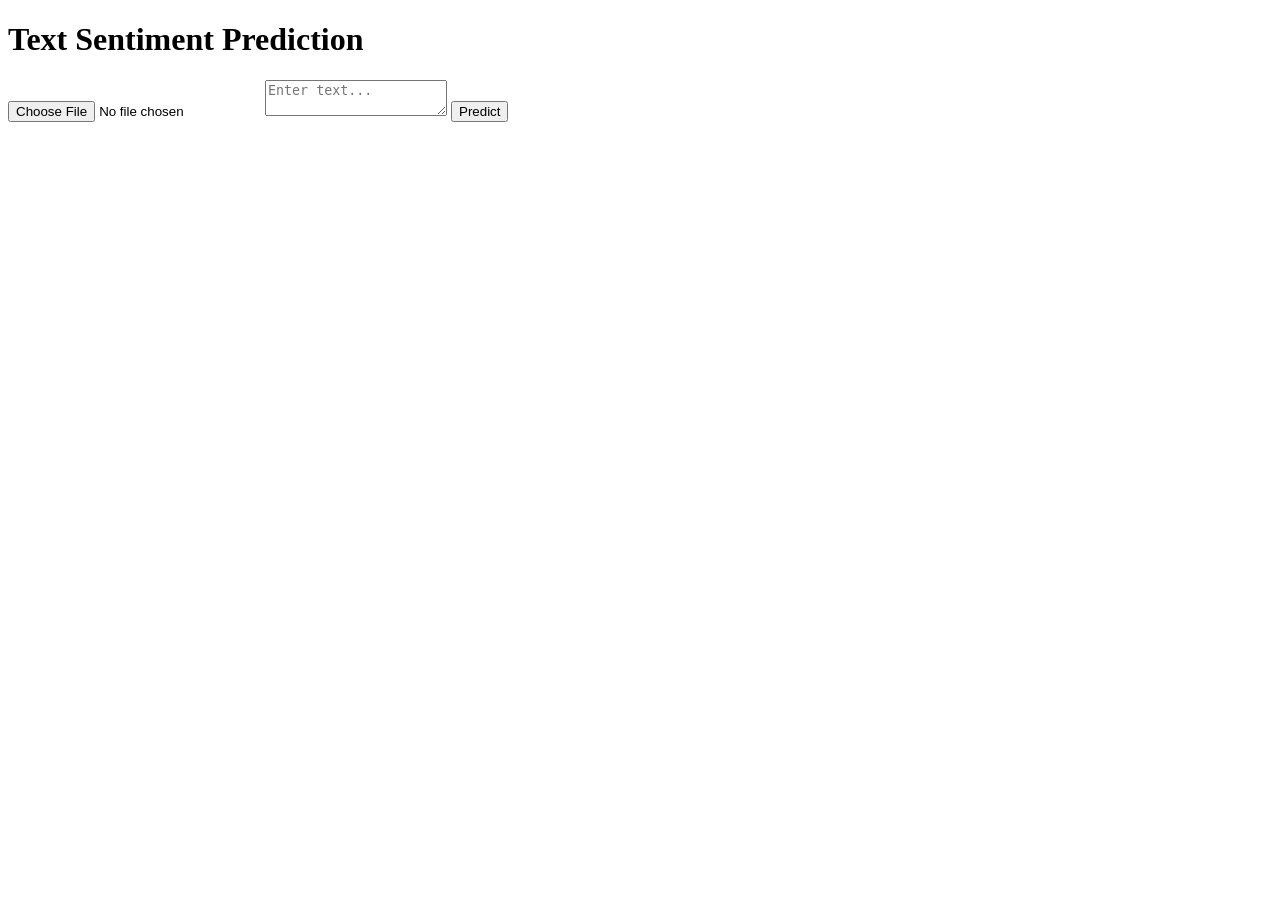
<file: NLP/Experiment 10/Sentiment-Analysis-main/templates/index.html>
<!DOCTYPE html>
<html lang="en">

<head>
    <meta charset="UTF-8">
    <meta http-equiv="X-UA-Compatible" content="IE=edge">
    <meta name="viewport" content="width=device-width, initial-scale=1.0">
    <title>Text Sentiment Predictor</title>
</head>

<body>
    <h1>Text Sentiment Prediction</h1>

    <form id="predictionForm">
        <input type="file" id="csvFileInput" accept=".csv">
        <textarea id="textInput" placeholder="Enter text..."></textarea>
        <button type="button" onclick="predict()">Predict</button>
        <button id="downloadBtn" style="display:none" onclick="downloadPredictions()">Download Predictions</button>
    </form>

    <div id="predictionResult"></div>
    <div id="graphContainer"></div>

    <script>
        function predict() {
            // Check if CSV file is present
            var csvFileInput = document.getElementById("csvFileInput");
            var textInput = document.getElementById("textInput");
            var predictionResult = document.getElementById("predictionResult");
            var graphContainer = document.getElementById("graphContainer");

            if (csvFileInput.files.length > 0) {
                // Upload CSV file
                var formData = new FormData();
                formData.append("file", csvFileInput.files[0]);

                fetch("http://localhost:5000/predict", {
                    method: "POST",
                    body: formData
                })
                    .then(response => {
                        if (response.headers.get('X-Graph-Exists') === 'true') {
                            console.log("Graph")
                            var graphData = response.headers.get('X-Graph-Data');
                            displayGraph(graphData);
                        }

                        return response.blob();
                    })
                    .then(blob => {
                        console.log("Blob:", blob);

                        document.getElementById("downloadBtn").style.display = "block";
                        document.getElementById("downloadBtn").onclick = function () {
                            console.log("Downloading...");
                            var url = URL.createObjectURL(blob);
                            console.log("URL:", url);

                            var a = document.createElement("a");
                            a.href = url;
                            a.download = "Predictions.csv";
                            document.body.appendChild(a);
                            a.click();
                            document.body.removeChild(a);
                        };
                    })
                    .catch(error => {
                        console.error("Error:", error);
                    });

            } else if (textInput.value.trim() !== "") {
                // Predict on single sentence
                fetch("http://localhost:5000/predict", {
                    method: "POST",
                    headers: {
                        "Content-Type": "application/json"
                    },
                    body: JSON.stringify({ "text": textInput.value.trim() })
                })
                    .then(response => response.json())
                    .then(data => {
                        console.log(data)
                        predictionResult.innerHTML = "Predicted sentiment: " + data.prediction;
                    });
            }
        }

        function downloadPredictions() {
            console.log("Download prediction")
        }

        function displayGraph(graphData) {
            var graphUrl = "data:image/png;base64," + graphData;
            var img = document.createElement('img');
            img.src = graphUrl;
            graphContainer.appendChild(img);
        }
    </script>

</body>

</html>
</file>
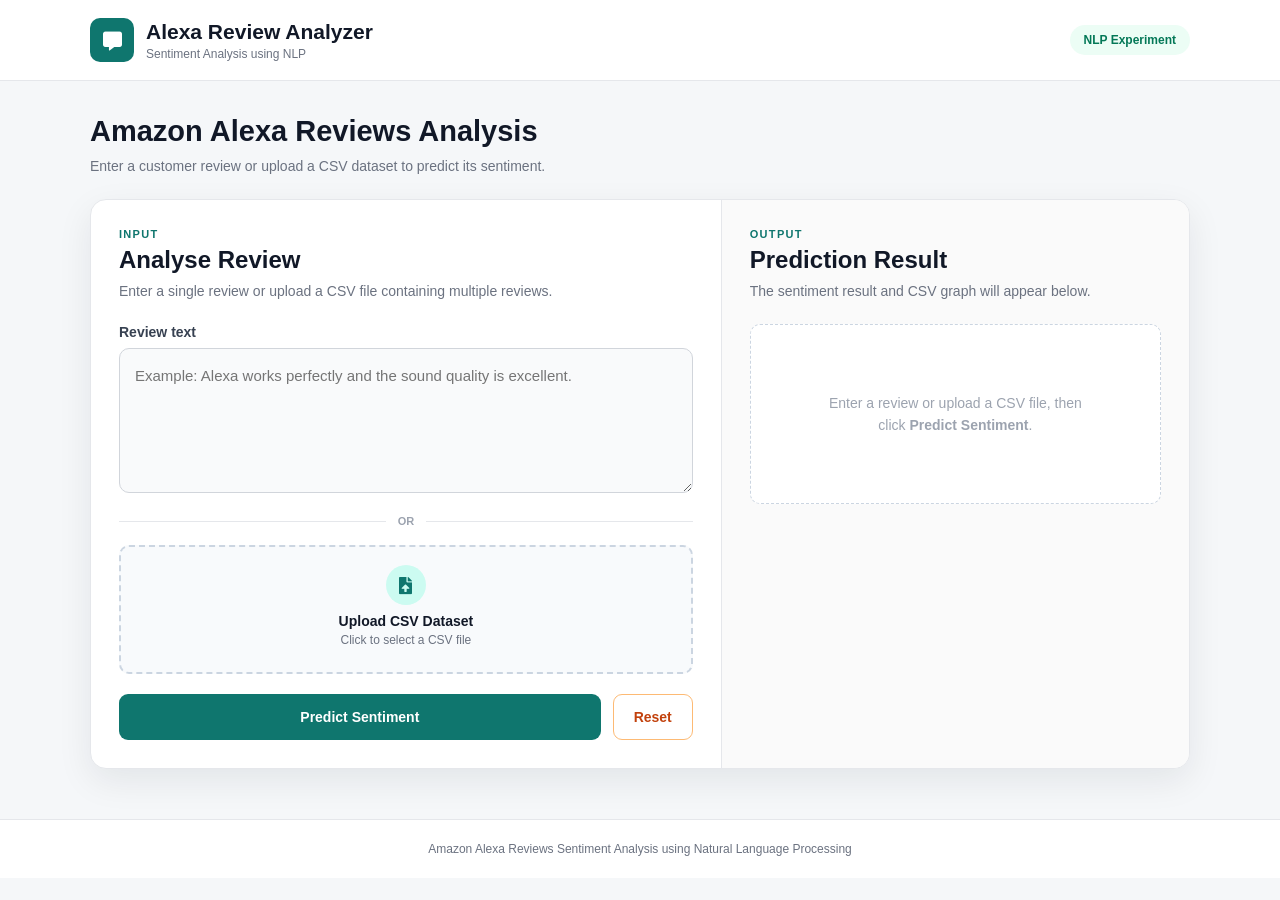
<file: NLP/Experiment 10/Sentiment-Analysis-main/templates/landing.html>
<!DOCTYPE html>
<html lang="en">

<head>
  <meta charset="UTF-8">
  <meta name="viewport" content="width=device-width, initial-scale=1.0">

  <title>Amazon Alexa Reviews Analysis</title>

  <link
    rel="stylesheet"
    href="https://cdnjs.cloudflare.com/ajax/libs/font-awesome/5.15.3/css/all.min.css"
  >

  <style>
    * {
      margin: 0;
      padding: 0;
      box-sizing: border-box;
    }

    body {
      min-height: 100vh;
      font-family: Arial, Helvetica, sans-serif;
      background: #f5f7f9;
      color: #1f2937;
    }

    button,
    input,
    textarea {
      font: inherit;
    }

    .header {
      padding: 18px 6%;
      background: #ffffff;
      border-bottom: 1px solid #e5e7eb;
    }

    .header-content {
      width: min(1100px, 100%);
      margin: auto;
      display: flex;
      align-items: center;
      justify-content: space-between;
      gap: 20px;
    }

    .brand {
      display: flex;
      align-items: center;
      gap: 12px;
    }

    .brand-icon {
      width: 44px;
      height: 44px;
      display: flex;
      align-items: center;
      justify-content: center;
      border-radius: 10px;
      background: #0f766e;
      color: white;
      font-size: 19px;
    }

    .brand h1 {
      font-size: 21px;
      font-weight: 800;
      color: #111827;
    }

    .brand p {
      margin-top: 3px;
      color: #6b7280;
      font-size: 12px;
    }

    .header-badge {
      padding: 8px 14px;
      border-radius: 999px;
      background: #ecfdf5;
      color: #047857;
      font-size: 12px;
      font-weight: 700;
    }

    .main-container {
      width: min(1100px, 92%);
      margin: 34px auto 50px;
    }

    .intro {
      margin-bottom: 22px;
    }

    .intro h2 {
      color: #111827;
      font-size: 29px;
    }

    .intro p {
      margin-top: 7px;
      color: #6b7280;
      font-size: 14px;
      line-height: 1.6;
    }

    .analysis-card {
      display: grid;
      grid-template-columns: 1.35fr 1fr;
      overflow: hidden;
      border: 1px solid #e5e7eb;
      border-radius: 16px;
      background: #ffffff;
      box-shadow: 0 12px 35px rgba(15, 23, 42, 0.08);
    }

    .input-panel,
    .output-panel {
      padding: 28px;
    }

    .input-panel {
      border-right: 1px solid #e5e7eb;
    }

    .output-panel {
      background: #fafafa;
    }

    .panel-label {
      margin-bottom: 6px;
      color: #0f766e;
      font-size: 11px;
      font-weight: 800;
      letter-spacing: 1.3px;
      text-transform: uppercase;
    }

    .panel-title {
      color: #111827;
      font-size: 24px;
    }

    .panel-description {
      margin-top: 7px;
      margin-bottom: 22px;
      color: #6b7280;
      font-size: 14px;
      line-height: 1.5;
    }

    .field-label {
      display: block;
      margin-bottom: 8px;
      color: #374151;
      font-size: 14px;
      font-weight: 700;
    }

    textarea {
      width: 100%;
      height: 145px;
      padding: 15px;
      resize: vertical;
      outline: none;
      border: 1px solid #d1d5db;
      border-radius: 10px;
      background: #f9fafb;
      color: #111827;
      font-size: 15px;
      line-height: 1.6;
    }

    textarea:focus {
      border-color: #0f766e;
      background: #ffffff;
      box-shadow: 0 0 0 3px rgba(15, 118, 110, 0.1);
    }

    .divider {
      display: flex;
      align-items: center;
      gap: 12px;
      margin: 18px 0;
      color: #9ca3af;
      font-size: 11px;
      font-weight: 700;
    }

    .divider::before,
    .divider::after {
      content: "";
      height: 1px;
      flex: 1;
      background: #e5e7eb;
    }

    .upload-box {
      position: relative;
      width: 100%;
      min-height: 115px;
      padding: 18px;
      display: flex;
      flex-direction: column;
      align-items: center;
      justify-content: center;
      overflow: hidden;
      border: 2px dashed #cbd5e1;
      border-radius: 10px;
      background: #f8fafc;
      text-align: center;
      cursor: pointer;
      transition: 0.2s ease;
    }

    .upload-box:hover {
      border-color: #0f766e;
      background: #f0fdfa;
    }

    .upload-box input {
      position: absolute;
      inset: 0;
      width: 100%;
      height: 100%;
      opacity: 0;
      cursor: pointer;
    }

    .upload-icon {
      width: 40px;
      height: 40px;
      margin-bottom: 8px;
      display: flex;
      align-items: center;
      justify-content: center;
      border-radius: 50%;
      background: #ccfbf1;
      color: #0f766e;
      font-size: 17px;
    }

    .upload-box strong {
      color: #111827;
      font-size: 14px;
    }

    .upload-box span {
      margin-top: 4px;
      color: #6b7280;
      font-size: 12px;
    }

    #fileName {
      max-width: 100%;
      margin-top: 7px;
      color: #0f766e;
      font-size: 12px;
      font-weight: 700;
      overflow-wrap: anywhere;
    }

    .button-row {
      display: flex;
      gap: 12px;
      margin-top: 20px;
    }

    button {
      min-height: 46px;
      padding: 0 20px;
      border: none;
      border-radius: 9px;
      cursor: pointer;
      font-size: 14px;
      font-weight: 700;
      transition: 0.2s ease;
    }

    .primary-button {
      flex: 1;
      background: #0f766e;
      color: #ffffff;
    }

    .primary-button:hover {
      background: #115e59;
    }

    .primary-button:disabled {
      opacity: 0.65;
      cursor: not-allowed;
    }

    .reset-button {
      background: #ffffff;
      color: #c2410c;
      border: 1px solid #fdba74;
    }

    .reset-button:hover {
      background: #fff7ed;
    }

    .result-box {
      min-height: 180px;
      padding: 22px;
      display: flex;
      align-items: center;
      justify-content: center;
      border: 1px dashed #cbd5e1;
      border-radius: 10px;
      background: #ffffff;
      color: #9ca3af;
      text-align: center;
    }

    .result-box p {
      max-width: 280px;
      font-size: 14px;
      line-height: 1.6;
    }

    .prediction-card {
      min-height: 180px;
      padding: 22px;
      display: flex;
      flex-direction: column;
      align-items: center;
      justify-content: center;
      border: 1px solid #bbf7d0;
      border-radius: 10px;
      background: #f0fdf4;
      text-align: center;
    }

    .prediction-card.negative {
      border-color: #fecaca;
      background: #fef2f2;
    }

    .prediction-card.neutral {
      border-color: #fde68a;
      background: #fffbeb;
    }

    .prediction-icon {
      width: 52px;
      height: 52px;
      margin-bottom: 12px;
      display: flex;
      align-items: center;
      justify-content: center;
      border-radius: 50%;
      background: #ffffff;
      font-size: 23px;
      box-shadow: 0 5px 14px rgba(15, 23, 42, 0.08);
    }

    .prediction-label {
      color: #6b7280;
      font-size: 11px;
      font-weight: 800;
      letter-spacing: 1px;
      text-transform: uppercase;
    }

    .prediction-value {
      margin-top: 7px;
      color: #111827;
      font-size: 29px;
      font-weight: 900;
      text-transform: capitalize;
    }

    .graph-section {
      margin-top: 20px;
    }

    .graph-section h3 {
      margin-bottom: 10px;
      color: #111827;
      font-size: 17px;
    }

    #graphContainer img {
      width: 100%;
      display: block;
      border: 1px solid #e5e7eb;
      border-radius: 9px;
      background: white;
    }

    #downloadBtn {
      width: 100%;
      margin-top: 15px;
      background: #ea580c;
      color: white;
    }

    #downloadBtn:hover {
      background: #c2410c;
    }

    #statusMessage {
      margin-top: 12px;
      color: #6b7280;
      font-size: 12px;
      text-align: center;
    }

    footer {
      padding: 22px;
      border-top: 1px solid #e5e7eb;
      background: #ffffff;
      color: #6b7280;
      font-size: 12px;
      text-align: center;
    }

    @media (max-width: 820px) {
      .analysis-card {
        grid-template-columns: 1fr;
      }

      .input-panel {
        border-right: none;
        border-bottom: 1px solid #e5e7eb;
      }
    }

    @media (max-width: 520px) {
      .header {
        padding: 15px 5%;
      }

      .header-badge {
        display: none;
      }

      .main-container {
        margin-top: 24px;
      }

      .intro h2 {
        font-size: 24px;
      }

      .input-panel,
      .output-panel {
        padding: 21px;
      }

      .button-row {
        flex-direction: column;
      }
    }
  </style>
</head>

<body>

  <header class="header">
    <div class="header-content">

      <div class="brand">
        <div class="brand-icon">
          <i class="fas fa-comment-alt"></i>
        </div>

        <div>
          <h1>Alexa Review Analyzer</h1>
          <p>Sentiment Analysis using NLP</p>
        </div>
      </div>

      <div class="header-badge">
        NLP Experiment
      </div>

    </div>
  </header>

  <main class="main-container">

    <section class="intro">
      <h2>Amazon Alexa Reviews Analysis</h2>

      <p>
        Enter a customer review or upload a CSV dataset to predict its sentiment.
      </p>
    </section>

    <section class="analysis-card">

      <div class="input-panel">

        <p class="panel-label">Input</p>
        <h2 class="panel-title">Analyse Review</h2>

        <p class="panel-description">
          Enter a single review or upload a CSV file containing multiple reviews.
        </p>

        <form id="predictionForm">

          <label class="field-label" for="textInput">
            Review text
          </label>

          <textarea
            id="textInput"
            placeholder="Example: Alexa works perfectly and the sound quality is excellent."
          ></textarea>

          <div class="divider">OR</div>

          <label class="upload-box" for="csvFileInput">

            <input
              type="file"
              id="csvFileInput"
              accept=".csv"
              onchange="showFileName()"
            >

            <div class="upload-icon">
              <i class="fas fa-file-upload"></i>
            </div>

            <strong>Upload CSV Dataset</strong>

            <span>Click to select a CSV file</span>

            <div id="fileName"></div>

          </label>

          <div class="button-row">

            <button
              type="button"
              id="predictBtn"
              class="primary-button"
              onclick="predict()"
            >
              Predict Sentiment
            </button>

            <button
              type="button"
              class="reset-button"
              onclick="clearForm()"
            >
              Reset
            </button>

          </div>

        </form>
      </div>

      <div class="output-panel">

        <p class="panel-label">Output</p>
        <h2 class="panel-title">Prediction Result</h2>

        <p class="panel-description">
          The sentiment result and CSV graph will appear below.
        </p>

        <div id="predictionResult" class="result-box">
          <p>
            Enter a review or upload a CSV file, then click
            <strong>Predict Sentiment</strong>.
          </p>
        </div>

        <div
          id="graphSection"
          class="graph-section"
          style="display: none;"
        >
          <h3>Sentiment Distribution</h3>
          <div id="graphContainer"></div>
        </div>

        <button
          type="button"
          id="downloadBtn"
          style="display: none;"
          onclick="downloadPredictions()"
        >
          <i class="fas fa-download"></i>
          &nbsp; Download Predictions
        </button>

        <div id="statusMessage"></div>

      </div>

    </section>
  </main>

  <footer>
    Amazon Alexa Reviews Sentiment Analysis using Natural Language Processing
  </footer>

  <script>
    let predictionBlob = null;

    function showFileName() {
      const csvFileInput =
        document.getElementById("csvFileInput");

      const fileName =
        document.getElementById("fileName");

      if (csvFileInput.files.length > 0) {
        fileName.textContent =
          csvFileInput.files[0].name;

        document.getElementById("textInput").value = "";
      } else {
        fileName.textContent = "";
      }
    }

    function setLoading(isLoading) {
      const predictBtn =
        document.getElementById("predictBtn");

      predictBtn.disabled = isLoading;

      predictBtn.innerHTML = isLoading
        ? '<i class="fas fa-spinner fa-spin"></i>&nbsp; Predicting...'
        : "Predict Sentiment";
    }

    async function predict() {
      const csvFileInput =
        document.getElementById("csvFileInput");

      const textInput =
        document.getElementById("textInput");

      const predictionResult =
        document.getElementById("predictionResult");

      const graphContainer =
        document.getElementById("graphContainer");

      const graphSection =
        document.getElementById("graphSection");

      const downloadBtn =
        document.getElementById("downloadBtn");

      const statusMessage =
        document.getElementById("statusMessage");

      const text = textInput.value.trim();

      predictionBlob = null;
      graphContainer.innerHTML = "";
      graphSection.style.display = "none";
      downloadBtn.style.display = "none";
      statusMessage.textContent = "";

      if (
        csvFileInput.files.length === 0 &&
        text === ""
      ) {
        predictionResult.className = "result-box";

        predictionResult.innerHTML =
          "<p>Please enter a review or upload a CSV file.</p>";

        return;
      }

      setLoading(true);

      try {
        if (csvFileInput.files.length > 0) {
          const formData = new FormData();

          formData.append(
            "file",
            csvFileInput.files[0]
          );

          const response = await fetch("/predict", {
            method: "POST",
            body: formData
          });

          if (!response.ok) {
            throw new Error(
              "Unable to process the uploaded CSV file."
            );
          }

          const graphExists =
            response.headers.get("X-Graph-Exists");

          if (graphExists === "true") {
            const graphData =
              response.headers.get("X-Graph-Data");

            displayGraph(graphData);
          }

          predictionBlob =
            await response.blob();

          predictionResult.className =
            "prediction-card";

          predictionResult.innerHTML = `
            <div class="prediction-icon">
              <i class="fas fa-check"></i>
            </div>

            <div class="prediction-label">
              Dataset Status
            </div>

            <div class="prediction-value">
              Analysis Complete
            </div>
          `;

          downloadBtn.style.display = "block";

          statusMessage.textContent =
            "The prediction file is ready to download.";

        } else {
          const response = await fetch("/predict", {
            method: "POST",
            headers: {
              "Content-Type": "application/json"
            },
            body: JSON.stringify({
              text: text
            })
          });

          if (!response.ok) {
            throw new Error(
              "Unable to analyse the entered review."
            );
          }

          const data = await response.json();

          displayPrediction(data.prediction);
        }

      } catch (error) {
        predictionResult.className = "result-box";

        predictionResult.innerHTML = `
          <p>
            ${error.message}<br>
            Please check whether the Flask server is running.
          </p>
        `;

        statusMessage.textContent =
          "Prediction failed.";

        console.error(error);

      } finally {
        setLoading(false);
      }
    }

    function displayPrediction(prediction) {
      const predictionResult =
        document.getElementById("predictionResult");

      const value =
        String(prediction).toLowerCase();

      let cardClass = "prediction-card";
      let icon = '<i class="fas fa-smile"></i>';

      if (
        value.includes("negative") ||
        value === "0"
      ) {
        cardClass += " negative";
        icon = '<i class="fas fa-frown"></i>';

      } else if (value.includes("neutral")) {
        cardClass += " neutral";
        icon = '<i class="fas fa-meh"></i>';
      }

      predictionResult.className = cardClass;

      predictionResult.innerHTML = `
        <div class="prediction-icon">
          ${icon}
        </div>

        <div class="prediction-label">
          Predicted Sentiment
        </div>

        <div class="prediction-value">
          ${prediction}
        </div>
      `;
    }

    function displayGraph(graphData) {
      const graphContainer =
        document.getElementById("graphContainer");

      const graphSection =
        document.getElementById("graphSection");

      graphContainer.innerHTML = "";

      if (!graphData) {
        return;
      }

      const image =
        document.createElement("img");

      image.src =
        "data:image/png;base64," + graphData;

      image.alt =
        "Sentiment distribution graph";

      graphContainer.appendChild(image);

      graphSection.style.display = "block";
    }

    function downloadPredictions() {
      if (!predictionBlob) {
        return;
      }

      const url =
        URL.createObjectURL(predictionBlob);

      const anchor =
        document.createElement("a");

      anchor.href = url;
      anchor.download = "Predictions.csv";

      document.body.appendChild(anchor);
      anchor.click();
      document.body.removeChild(anchor);

      URL.revokeObjectURL(url);
    }

    function clearForm() {
      document
        .getElementById("predictionForm")
        .reset();

      document
        .getElementById("fileName")
        .textContent = "";

      document
        .getElementById("graphContainer")
        .innerHTML = "";

      document
        .getElementById("graphSection")
        .style.display = "none";

      document
        .getElementById("downloadBtn")
        .style.display = "none";

      document
        .getElementById("statusMessage")
        .textContent = "";

      const predictionResult =
        document.getElementById("predictionResult");

      predictionResult.className =
        "result-box";

      predictionResult.innerHTML = `
        <p>
          Enter a review or upload a CSV file, then click
          <strong>Predict Sentiment</strong>.
        </p>
      `;

      predictionBlob = null;
    }
  </script>

</body>

</html>
</file>
